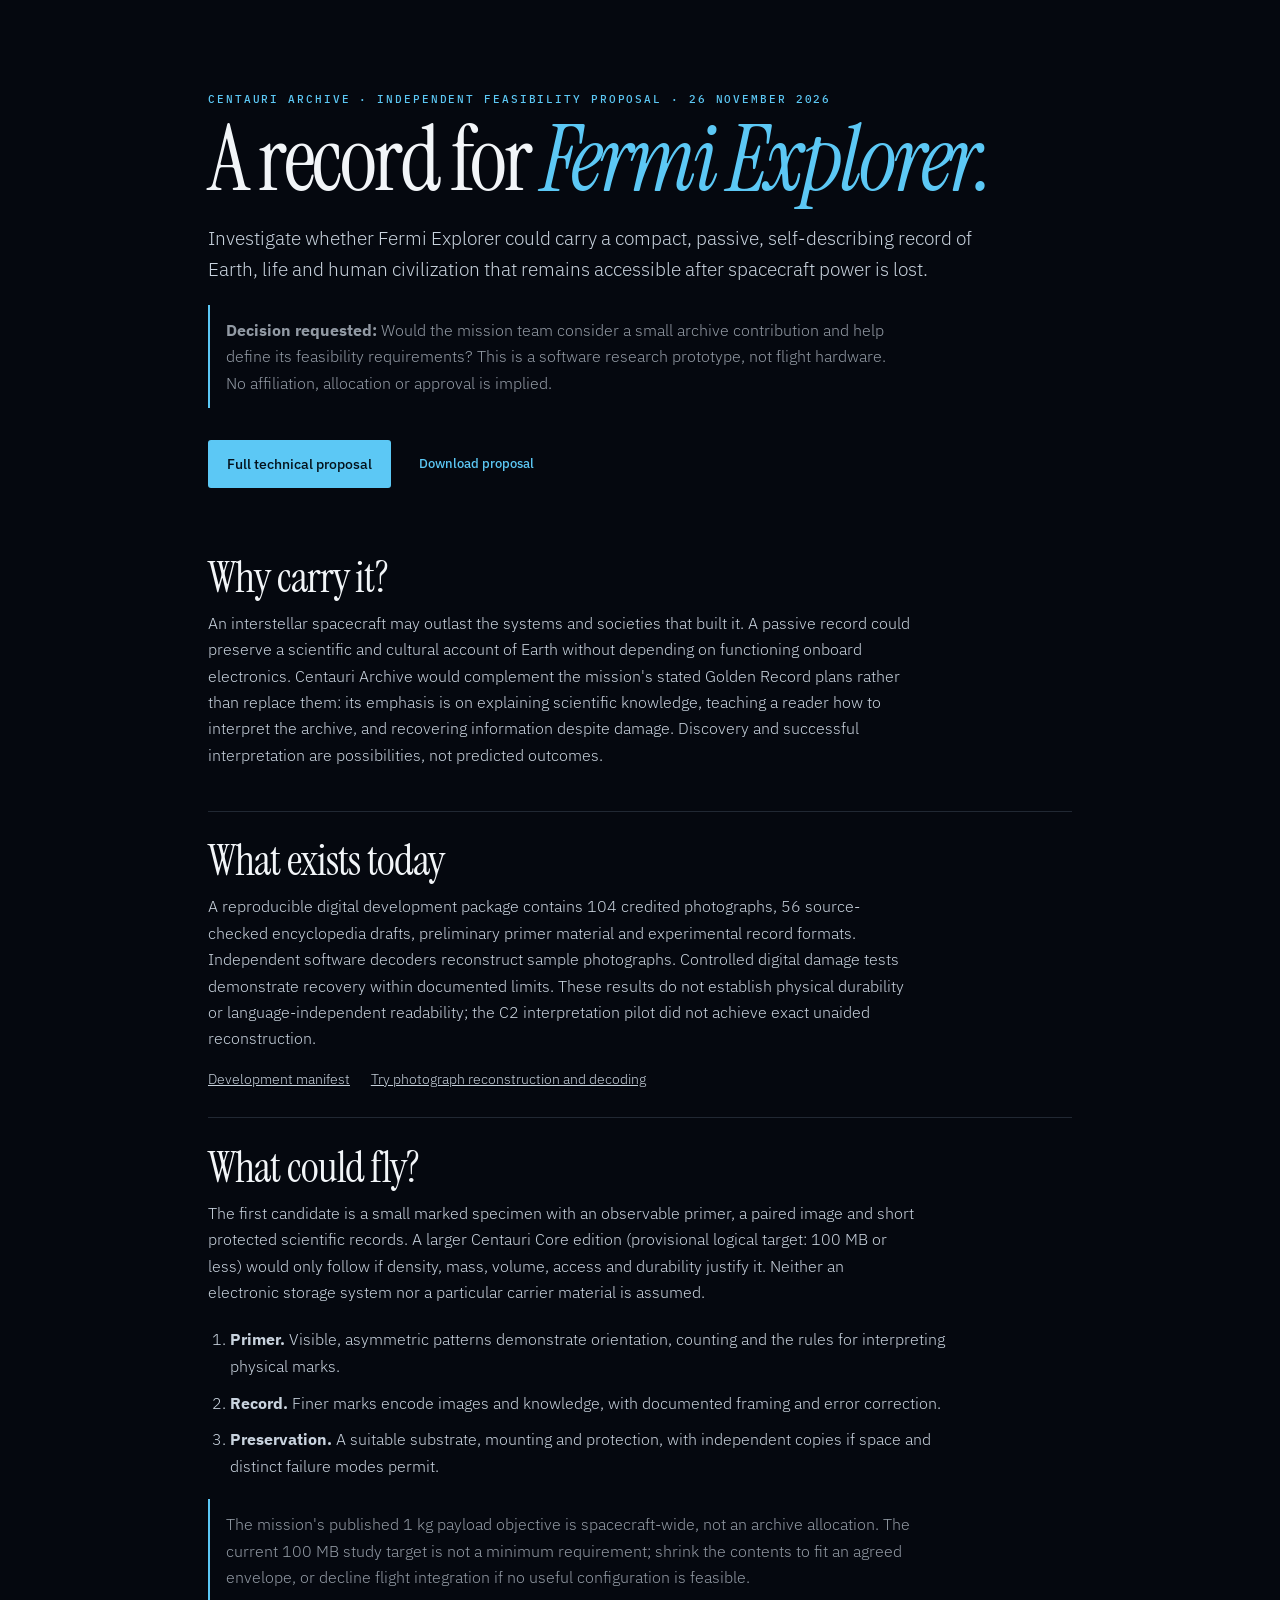
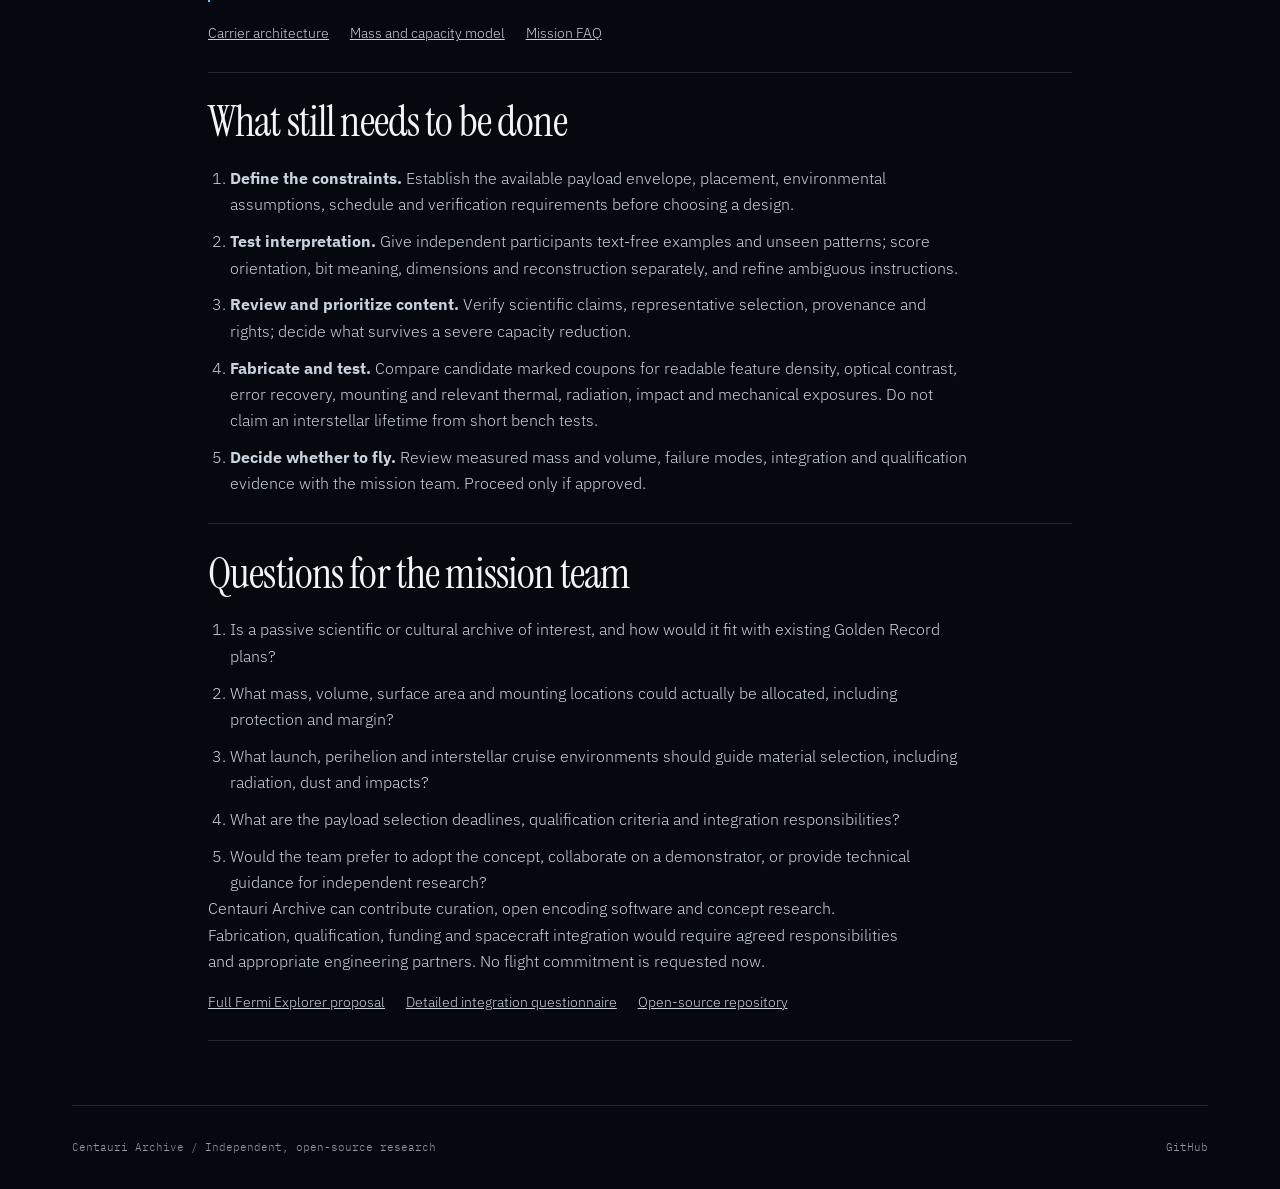
<file: website/brief.html>
<!doctype html>
<html lang="en">
<head>
  <meta charset="utf-8">
  <meta name="viewport" content="width=device-width,initial-scale=1">
  <meta name="theme-color" content="#05080f">
  <meta name="description" content="The Centauri Archive project brief covers its interstellar mission concept, current software prototype, proposed passive carrier and questions for technical review.">
  <title>Project brief · Centauri Archive</title>
  <link rel="preconnect" href="https://fonts.googleapis.com">
  <link rel="preconnect" href="https://fonts.gstatic.com" crossorigin>
  <link href="https://fonts.googleapis.com/css2?family=IBM+Plex+Mono:wght@400;500&amp;family=IBM+Plex+Sans:wght@300;400;500;600&amp;family=Instrument+Serif:ital@0;1&amp;display=swap" rel="stylesheet">
  <link rel="stylesheet" href="style.css">
  <link rel="stylesheet" href="mission-study.css">
</head>
<body>
<a class="skip" href="#main">Skip to content</a>
<!-- archive-header -->
<main id="main" tabindex="-1" class="wrap mission-study project-brief">
  <section class="study-intro">
    <p class="eyebrow">Centauri Archive · Independent feasibility proposal · 26 November 2026</p>
    <h1>A record for <em>Fermi Explorer.</em></h1>
    <p class="intro">Investigate whether Fermi Explorer could carry a compact, passive, self-describing record of Earth, life and human civilization that remains accessible after spacecraft power is lost.</p>
    <p class="study-status"><strong>Decision requested:</strong> Would the mission team consider a small archive contribution and help define its feasibility requirements? This is a software research prototype, not flight hardware. No affiliation, allocation or approval is implied.</p>
    <div class="actions"><a class="button" href="proposal.html">Full technical proposal</a><a class="text-link" href="fermi-explorer-proposal.txt" download>Download proposal</a></div>
  </section>
  <section class="study-section" id="purpose">
    <h2>Why carry it?</h2>
    <p>An interstellar spacecraft may outlast the systems and societies that built it. A passive record could preserve a scientific and cultural account of Earth without depending on functioning onboard electronics. Centauri Archive would complement the mission's stated Golden Record plans rather than replace them: its emphasis is on explaining scientific knowledge, teaching a reader how to interpret the archive, and recovering information despite damage. Discovery and successful interpretation are possibilities, not predicted outcomes.</p>
  </section>
  <section class="study-section" id="prototype">
    <h2>What exists today</h2>
    <p>A reproducible digital development package contains 104 credited photographs, 56 source-checked encyclopedia drafts, preliminary primer material and experimental record formats. Independent software decoders reconstruct sample photographs. Controlled digital damage tests demonstrate recovery within documented limits. These results do not establish physical durability or language-independent readability; the C2 interpretation pilot did not achieve exact unaided reconstruction.</p>
    <p class="study-citations"><a href="downloads/manifest.json">Development manifest</a><a href="guide.html">Try photograph reconstruction and decoding</a></p>
  </section>
  <section class="study-section" id="carrier">
    <h2>What could fly?</h2>
    <p>The first candidate is a small marked specimen with an observable primer, a paired image and short protected scientific records. A larger Centauri Core edition (provisional logical target: 100 MB or less) would only follow if density, mass, volume, access and durability justify it. Neither an electronic storage system nor a particular carrier material is assumed.</p>
    <ol class="study-milestones">
      <li><strong>Primer.</strong> Visible, asymmetric patterns demonstrate orientation, counting and the rules for interpreting physical marks.</li>
      <li><strong>Record.</strong> Finer marks encode images and knowledge, with documented framing and error correction.</li>
      <li><strong>Preservation.</strong> A suitable substrate, mounting and protection, with independent copies if space and distinct failure modes permit.</li>
    </ol>
    <p class="study-status">The mission's published 1 kg payload objective is spacecraft-wide, not an archive allocation. The current 100 MB study target is not a minimum requirement; shrink the contents to fit an agreed envelope, or decline flight integration if no useful configuration is feasible.</p>
    <p class="study-citations"><a href="engineering.html#physical">Carrier architecture</a><a href="engineering.html#capacity">Mass and capacity model</a><a href="https://www.fermiexplorer.org/faqs">Mission FAQ</a></p>
  </section>
  <section class="study-section" id="next">
    <h2>What still needs to be done</h2>
    <ol class="study-milestones">
      <li><strong>Define the constraints.</strong> Establish the available payload envelope, placement, environmental assumptions, schedule and verification requirements before choosing a design.</li>
      <li><strong>Test interpretation.</strong> Give independent participants text-free examples and unseen patterns; score orientation, bit meaning, dimensions and reconstruction separately, and refine ambiguous instructions.</li>
      <li><strong>Review and prioritize content.</strong> Verify scientific claims, representative selection, provenance and rights; decide what survives a severe capacity reduction.</li>
      <li><strong>Fabricate and test.</strong> Compare candidate marked coupons for readable feature density, optical contrast, error recovery, mounting and relevant thermal, radiation, impact and mechanical exposures. Do not claim an interstellar lifetime from short bench tests.</li>
      <li><strong>Decide whether to fly.</strong> Review measured mass and volume, failure modes, integration and qualification evidence with the mission team. Proceed only if approved.</li>
    </ol>
  </section>
  <section class="study-section" id="review">
    <h2>Questions for the mission team</h2>
    <ol class="study-milestones">
      <li>Is a passive scientific or cultural archive of interest, and how would it fit with existing Golden Record plans?</li>
      <li>What mass, volume, surface area and mounting locations could actually be allocated, including protection and margin?</li>
      <li>What launch, perihelion and interstellar cruise environments should guide material selection, including radiation, dust and impacts?</li>
      <li>What are the payload selection deadlines, qualification criteria and integration responsibilities?</li>
      <li>Would the team prefer to adopt the concept, collaborate on a demonstrator, or provide technical guidance for independent research?</li>
    </ol>
    <p>Centauri Archive can contribute curation, open encoding software and concept research. Fabrication, qualification, funding and spacecraft integration would require agreed responsibilities and appropriate engineering partners. No flight commitment is requested now.</p>
    <p class="study-citations"><a href="proposal.html">Full Fermi Explorer proposal</a><a href="engineering.html#interfaces">Detailed integration questionnaire</a><a href="https://github.com/InterstellarNerd8760/centauri-archive">Open-source repository</a></p>
  </section>
</main>
<footer class="footer wrap"><span>Centauri Archive / Independent, open-source research</span><a href="https://github.com/InterstellarNerd8760/centauri-archive">GitHub</a></footer>
</body>
</html>
</file>
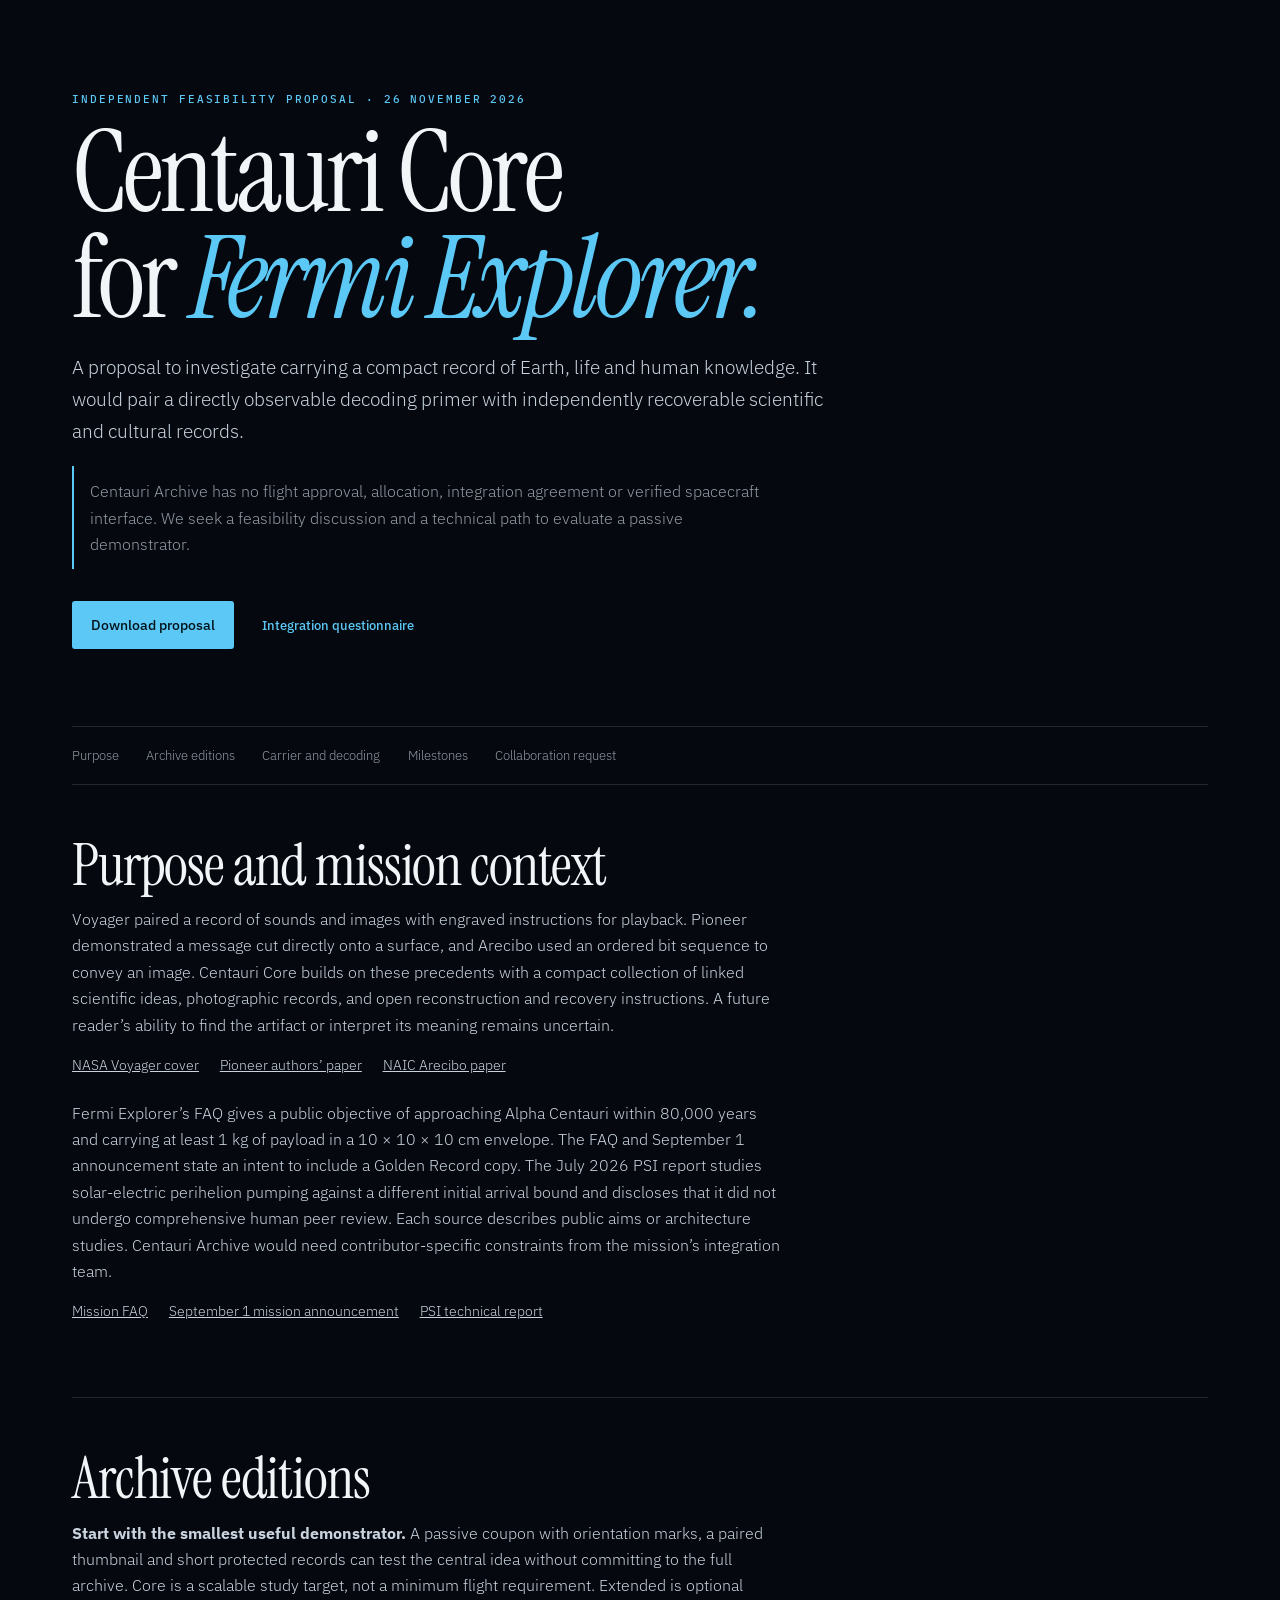
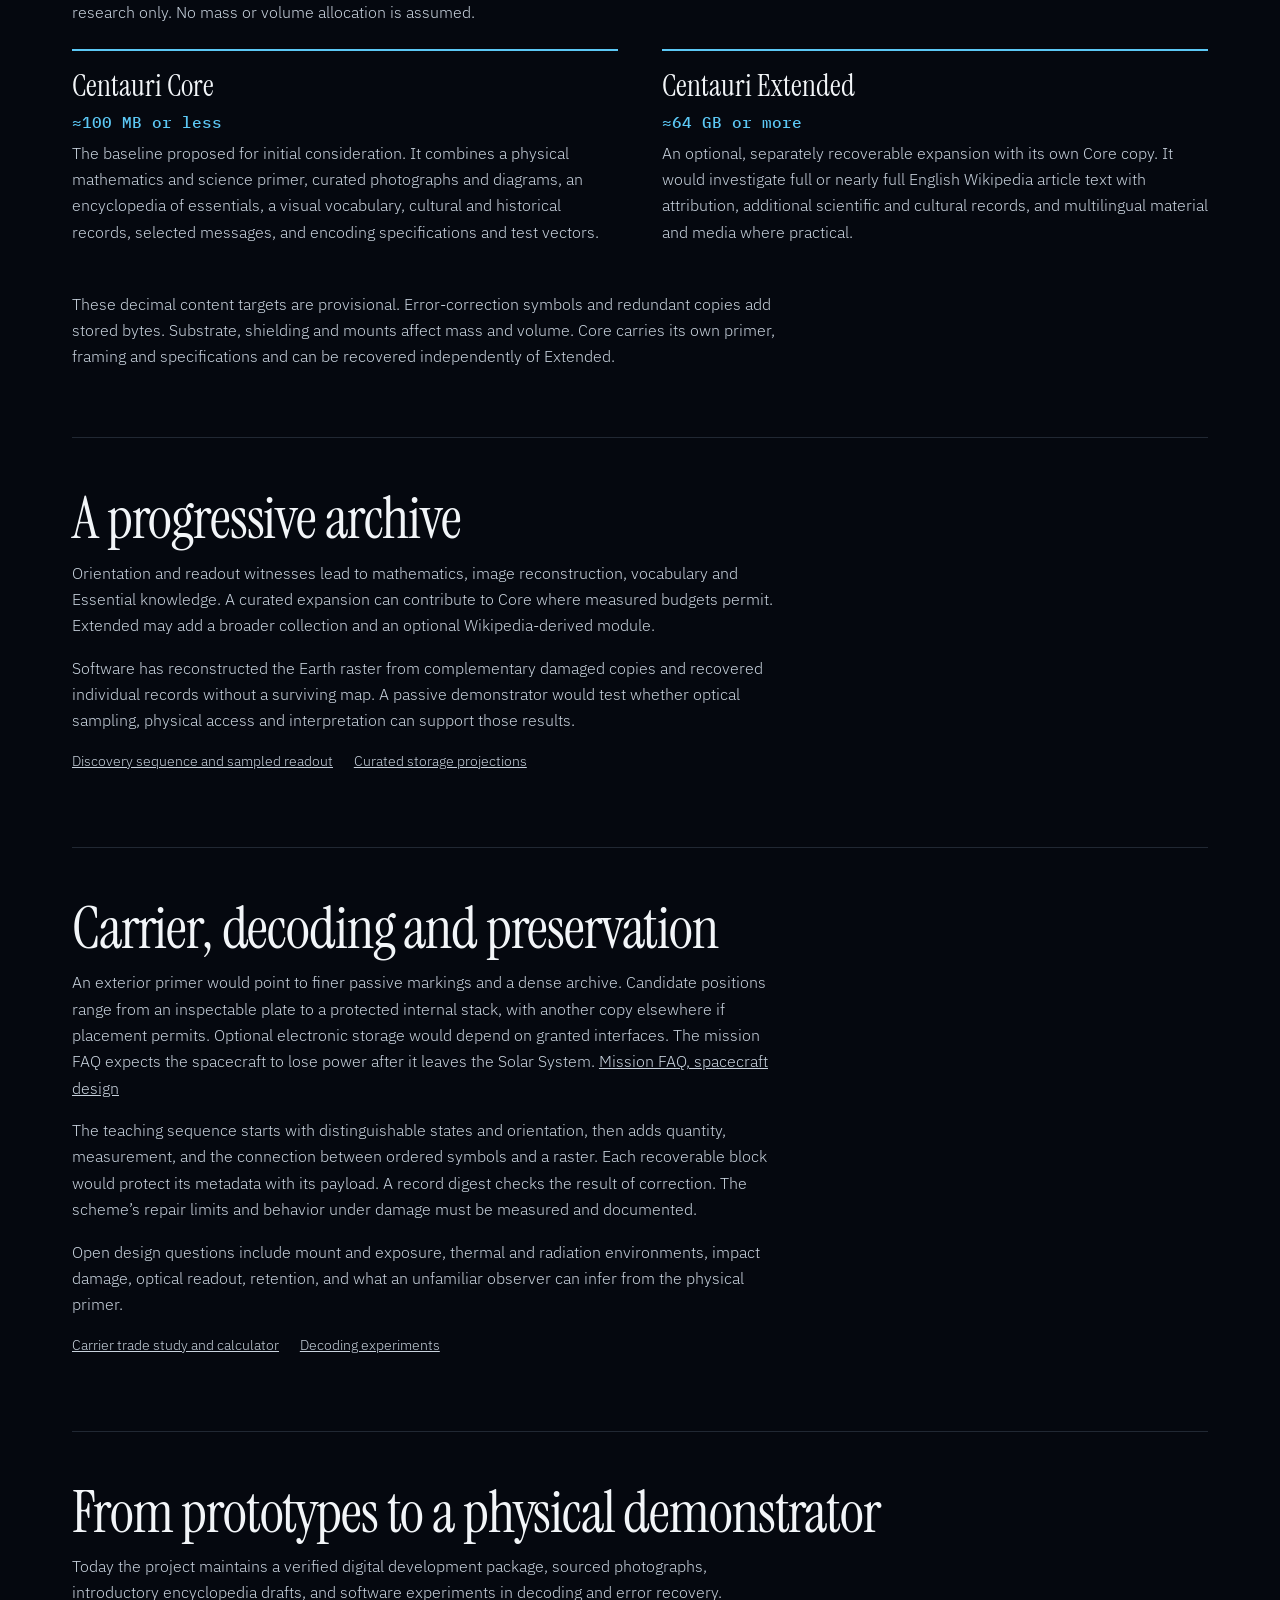
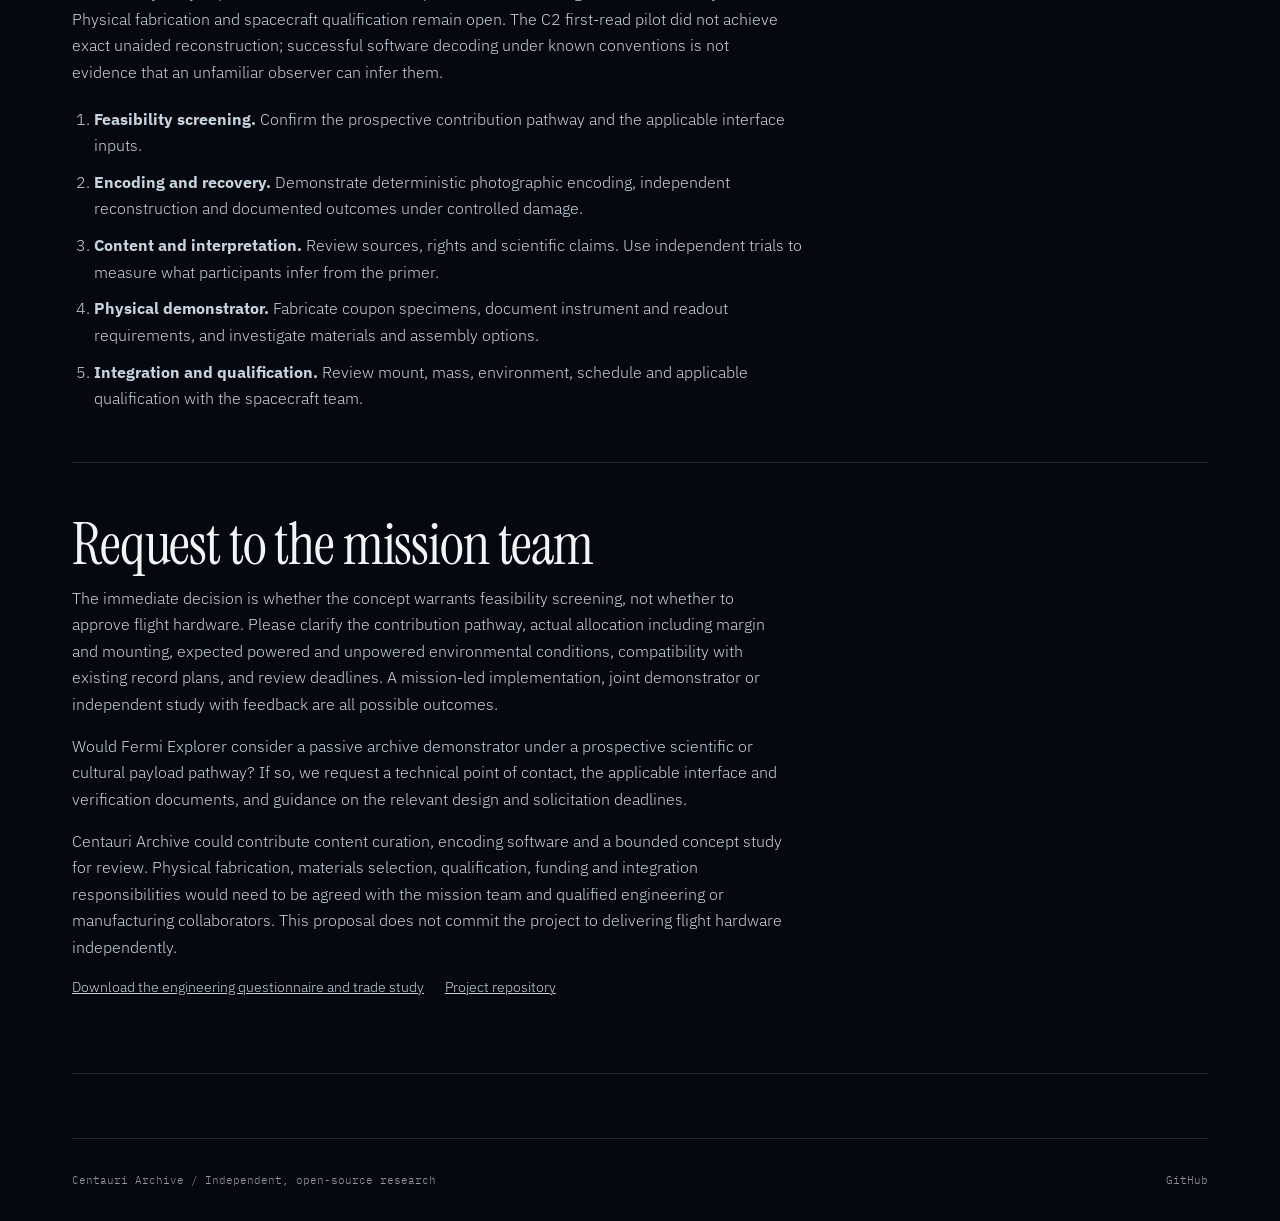
<file: website/proposal.html>
<!doctype html>
<html lang="en">
<head>
  <meta charset="utf-8">
  <meta name="viewport" content="width=device-width,initial-scale=1">
  <meta name="theme-color" content="#05080f">
  <meta name="description" content="An independent Centauri Archive proposal to study a compact, passive scientific archive for Fermi Explorer.">
  <title>Fermi Explorer proposal · Centauri Archive</title>
  <link rel="preconnect" href="https://fonts.googleapis.com">
  <link rel="preconnect" href="https://fonts.gstatic.com" crossorigin>
  <link href="https://fonts.googleapis.com/css2?family=IBM+Plex+Mono:wght@400;500&family=IBM+Plex+Sans:wght@300;400;500;600&family=Instrument+Serif:ital@0;1&display=swap" rel="stylesheet">
  <link rel="stylesheet" href="style.css">
  <link rel="stylesheet" href="mission-study.css">
</head>
<body>
<a class="skip" href="#main">Skip to content</a>
<!-- archive-header -->
<main id="main" tabindex="-1" class="wrap mission-study">
  <section class="study-intro">
    <p class="eyebrow">Independent feasibility proposal · 26 November 2026</p>
    <h1>Centauri Core<br>for <em>Fermi Explorer.</em></h1>
    <p class="intro">A proposal to investigate carrying a compact record of Earth, life and human knowledge. It would pair a directly observable decoding primer with independently recoverable scientific and cultural records.</p>
    <p class="study-status">Centauri Archive has no flight approval, allocation, integration agreement or verified spacecraft interface. We seek a feasibility discussion and a technical path to evaluate a passive demonstrator.</p>
    <div class="actions"><a class="button" href="fermi-explorer-proposal.txt" download>Download proposal</a><a class="text-link" href="engineering.html#interfaces">Integration questionnaire</a></div>
  </section>
  <nav class="study-contents" aria-label="Proposal contents">
    <a href="#purpose">Purpose</a><a href="#editions">Archive editions</a><a href="#carrier">Carrier and decoding</a><a href="#milestones">Milestones</a><a href="#request">Collaboration request</a>
  </nav>
  <section class="study-section" id="purpose">
    <h2>Purpose and mission context</h2>
    <p>Voyager paired a record of sounds and images with engraved instructions for playback. Pioneer demonstrated a message cut directly onto a surface, and Arecibo used an ordered bit sequence to convey an image. Centauri Core builds on these precedents with a compact collection of linked scientific ideas, photographic records, and open reconstruction and recovery instructions. A future reader’s ability to find the artifact or interpret its meaning remains uncertain.</p>
    <p class="study-citations"><a href="https://science.nasa.gov/mission/voyager/golden-record-cover/">NASA Voyager cover</a><a href="https://doi.org/10.1126/science.175.4024.881">Pioneer authors’ paper</a><a href="https://doi.org/10.1016/0019-1035(75)90116-5">NAIC Arecibo paper</a></p>
    <p>Fermi Explorer’s FAQ gives a public objective of approaching Alpha Centauri within 80,000 years and carrying at least 1 kg of payload in a 10 × 10 × 10 cm envelope. The FAQ and September 1 announcement state an intent to include a Golden Record copy. The July 2026 PSI report studies solar-electric perihelion pumping against a different initial arrival bound and discloses that it did not undergo comprehensive human peer review. Each source describes public aims or architecture studies. Centauri Archive would need contributor-specific constraints from the mission’s integration team.</p>
    <p class="study-citations"><a href="https://www.fermiexplorer.org/faqs">Mission FAQ</a><a href="https://www.fermiexplorer.org/news/fermi-explorer-set-to-launch-humanitys-first-journey-to-another-star">September 1 mission announcement</a><a href="https://fermiexplorer.github.io/PSI.pdf#page=1">PSI technical report</a></p>
  </section>
  <section class="study-section" id="editions">
    <h2>Archive editions</h2>
    <p><strong>Start with the smallest useful demonstrator.</strong> A passive coupon with orientation marks, a paired thumbnail and short protected records can test the central idea without committing to the full archive. Core is a scalable study target, not a minimum flight requirement. Extended is optional research only. No mass or volume allocation is assumed.</p>
    <div class="edition-compare">
      <article><h3>Centauri Core</h3><p class="study-metric">≈100 MB or less</p><p>The baseline proposed for initial consideration. It combines a physical mathematics and science primer, curated photographs and diagrams, an encyclopedia of essentials, a visual vocabulary, cultural and historical records, selected messages, and encoding specifications and test vectors.</p></article>
      <article><h3>Centauri Extended</h3><p class="study-metric">≈64 GB or more</p><p>An optional, separately recoverable expansion with its own Core copy. It would investigate full or nearly full English Wikipedia article text with attribution, additional scientific and cultural records, and multilingual material and media where practical.</p></article>
    </div>
    <p>These decimal content targets are provisional. Error-correction symbols and redundant copies add stored bytes. Substrate, shielding and mounts affect mass and volume. Core carries its own primer, framing and specifications and can be recovered independently of Extended.</p>
  </section>
  <section class="study-section" id="architecture">
    <h2>A progressive archive</h2>
    <p>Orientation and readout witnesses lead to mathematics, image reconstruction, vocabulary and Essential knowledge. A curated expansion can contribute to Core where measured budgets permit. Extended may add a broader collection and an optional Wikipedia-derived module.</p>
    <p>Software has reconstructed the Earth raster from complementary damaged copies and recovered individual records without a surviving map. A passive demonstrator would test whether optical sampling, physical access and interpretation can support those results.</p>
    <p class="study-citations"><a href="discovery.html">Discovery sequence and sampled readout</a><a href="engineering.html#capacity">Curated storage projections</a></p>
  </section>
  <section class="study-section" id="carrier">
    <h2>Carrier, decoding and preservation</h2>
    <p>An exterior primer would point to finer passive markings and a dense archive. Candidate positions range from an inspectable plate to a protected internal stack, with another copy elsewhere if placement permits. Optional electronic storage would depend on granted interfaces. The mission FAQ expects the spacecraft to lose power after it leaves the Solar System. <a href="https://www.fermiexplorer.org/faqs">Mission FAQ, spacecraft design</a></p>
    <p>The teaching sequence starts with distinguishable states and orientation, then adds quantity, measurement, and the connection between ordered symbols and a raster. Each recoverable block would protect its metadata with its payload. A record digest checks the result of correction. The scheme’s repair limits and behavior under damage must be measured and documented.</p>
    <p>Open design questions include mount and exposure, thermal and radiation environments, impact damage, optical readout, retention, and what an unfamiliar observer can infer from the physical primer.</p>
    <p class="study-citations"><a href="engineering.html">Carrier trade study and calculator</a><a href="guide.html">Decoding experiments</a></p>
  </section>
  <section class="study-section" id="milestones">
    <h2>From prototypes to a physical demonstrator</h2>
    <p>Today the project maintains a verified digital development package, sourced photographs, introductory encyclopedia drafts, and software experiments in decoding and error recovery. Physical fabrication and spacecraft qualification remain open. The C2 first-read pilot did not achieve exact unaided reconstruction; successful software decoding under known conventions is not evidence that an unfamiliar observer can infer them.</p>
    <ol class="study-milestones">
      <li><strong>Feasibility screening.</strong> Confirm the prospective contribution pathway and the applicable interface inputs.</li>
      <li><strong>Encoding and recovery.</strong> Demonstrate deterministic photographic encoding, independent reconstruction and documented outcomes under controlled damage.</li>
      <li><strong>Content and interpretation.</strong> Review sources, rights and scientific claims. Use independent trials to measure what participants infer from the primer.</li>
      <li><strong>Physical demonstrator.</strong> Fabricate coupon specimens, document instrument and readout requirements, and investigate materials and assembly options.</li>
      <li><strong>Integration and qualification.</strong> Review mount, mass, environment, schedule and applicable qualification with the spacecraft team.</li>
    </ol>
  </section>
  <section class="study-section study-request" id="request">
    <h2>Request to the mission team</h2>
    <p>The immediate decision is whether the concept warrants feasibility screening, not whether to approve flight hardware. Please clarify the contribution pathway, actual allocation including margin and mounting, expected powered and unpowered environmental conditions, compatibility with existing record plans, and review deadlines. A mission-led implementation, joint demonstrator or independent study with feedback are all possible outcomes.</p>
    <p>Would Fermi Explorer consider a passive archive demonstrator under a prospective scientific or cultural payload pathway? If so, we request a technical point of contact, the applicable interface and verification documents, and guidance on the relevant design and solicitation deadlines.</p>
    <p>Centauri Archive could contribute content curation, encoding software and a bounded concept study for review. Physical fabrication, materials selection, qualification, funding and integration responsibilities would need to be agreed with the mission team and qualified engineering or manufacturing collaborators. This proposal does not commit the project to delivering flight hardware independently.</p>
    <p class="study-citations"><a href="mission-integration.txt" download>Download the engineering questionnaire and trade study</a><a href="https://github.com/InterstellarNerd8760/centauri-archive">Project repository</a></p>
  </section>
</main>
<footer class="footer wrap"><span>Centauri Archive / Independent, open-source research</span><a href="https://github.com/InterstellarNerd8760/centauri-archive">GitHub</a></footer>
</body>
</html>
</file>
<file: website/style.css>
/* Centauri Archive design system.
 * Tokens and foundations → shared layout → page components → responsive rules.
 * Keep new component rules in their section; avoid appending versioned override blocks.
 */

:root {
  --bg:#05080f;
  --bg-2:#0a1220;
  --line:rgba(160,185,215,.18);
  --sky:#5cc8f5;
  --text:#c9d3de;
  --soft:rgba(201,211,222,.72);
  --white:#f2f5f8;
  --serif:"Instrument Serif",Georgia,serif;
  --sans:"IBM Plex Sans",system-ui,sans-serif;
  --mono:"IBM Plex Mono",monospace;
  color-scheme:dark
}

* {
  box-sizing:border-box
}

html {
  scroll-behavior:smooth;
  scroll-padding-top:5rem
}

body {
  margin:0;
  background:var(--bg);
  color:var(--text);
  font:300 1rem/1.65 var(--sans);
  -webkit-font-smoothing:antialiased
}

a {
  color:inherit
}

a:focus-visible {
  outline:2px solid var(--sky);
  outline-offset:4px
}

::selection {
  background:var(--sky);
  color:var(--bg)
}

.wrap {
  width:min(71rem,calc(100% - 3rem));
  margin-inline:auto
}

.skip {
  position:absolute;
  top:-5rem;
  left:1rem;
  background:var(--sky);
  color:var(--bg);
  padding:.5rem;
  z-index:10
}

.skip:focus {
  top:1rem
}

.header {
  min-height:4.65rem;
  border-bottom:1px solid var(--line);
  display:flex;
  align-items:center;
  justify-content:space-between;
  gap:1.5rem;
  padding:1rem clamp(1.5rem,3vw,3rem)
}

.brand {
  font:400 1.55rem var(--serif);
  color:var(--white);
  text-decoration:none;
  white-space:nowrap
}

.brand-dot {
  color:var(--sky)
}

nav {
  display:flex;
  gap:clamp(.8rem,2vw,2rem);
  flex-wrap:wrap
}

nav a {
  font-size:.8rem;
  color:var(--soft);
  text-decoration:none
}

nav a:hover,.text-link:hover,.doc-links a:hover {
  color:var(--white)
}

.eyebrow,.topic-no,.status-label,.meta,.disclosure,.footer {
  font-family:var(--mono);
  font-size:.7rem;
  letter-spacing:.08em
}

.eyebrow {
  color:var(--sky);
  font-weight:500;
  text-transform:uppercase;
  letter-spacing:.17em
}

.hero {
  padding-block:clamp(6rem,12vw,10.5rem) clamp(5rem,9vw,8rem)
}

h1,h2,h3,p {
  margin-top:0
}

h1,h2 {
  color:var(--white);
  font-family:var(--serif);
  font-weight:400
}

h1 {
  font-size:clamp(5rem,10vw,10rem);
  line-height:.88;
  letter-spacing:-.035em;
  margin:1.5rem 0 2.2rem
}

h1 em {
  color:var(--sky);
  font-weight:400
}

h2 {
  font-size:clamp(2.7rem,5vw,5rem);
  line-height:1.07;
  letter-spacing:-.02em;
  margin-bottom:1.2rem
}

.intro {
  font-size:clamp(1.03rem,1.5vw,1.25rem);
  max-width:46rem;
  line-height:1.65
}

.archive-hero {
  display:grid;
  grid-template-columns:minmax(0,1.2fr) minmax(0,1fr);
  align-items:center;
  gap:clamp(2rem,5vw,4.5rem);
  padding-block:clamp(2.5rem,7vw,6rem)
}

.archive-hero h1 {
  font-size:clamp(3.5rem,6.1vw,6.3rem);
  line-height:.98;
  margin:1.1rem 0 1.5rem
}

.archive-hero h1 em {
  display:block
}

.archive-hero .intro {
  max-width:38rem;
  font-weight:400
}

.archive-hero .archive-actions {
  gap:.65rem;
  margin:1.7rem 0 1.1rem
}

.archive-actions .button {
  border:1px solid var(--sky);
  background:var(--sky);
  color:var(--bg)
}

.archive-actions .button:hover {
  border-color:var(--white);
  background:var(--white)
}

.archive-actions .button + .button {
  border-color:var(--line);
  background:transparent;
  color:var(--white)
}

.archive-actions .button + .button:hover {
  border-color:var(--sky)
}

.archive-status {
  margin:0;
  color:var(--soft);
  font-size:.85rem
}

.archive-directory {
  padding-block:clamp(2rem,5vw,3.5rem) clamp(3rem,6vw,5rem);
  border-top:1px solid var(--line)
}

.archive-directory h2 {
  font-size:clamp(2.4rem,4.5vw,3.8rem)
}

.archive-directory ul {
  margin:0;
  padding:0;
  list-style:none;
  border-bottom:1px solid var(--line)
}

.archive-directory li {
  border-top:1px solid var(--line)
}

.archive-directory a {
  display:grid;
  grid-template-columns:minmax(13rem,1fr) minmax(0,2fr) auto;
  align-items:baseline;
  gap:1.25rem;
  padding:1.1rem .25rem;
  text-decoration:none
}

.archive-directory a::after {
  content:"→" / "";
  color:var(--sky)
}

.archive-directory h3,.archive-directory p {
  margin:0
}

.archive-directory h3 {
  color:var(--white);
  font-weight:500
}

.archive-directory p {
  color:var(--soft)
}

.archive-directory a:hover h3 {
  text-decoration:underline;
  text-underline-offset:.2em
}

@media(max-width:760px) {
  .archive-hero {
    grid-template-columns:1fr
  }

  .archive-hero h1 {
    font-size:clamp(2.9rem,11vw,3.5rem)
  }

  .archive-hero .earth-cover {
    width:min(100%,29rem)
  }

  .archive-directory a {
    grid-template-columns:minmax(0,1fr) auto;
    gap:.15rem 1rem
  }

  .archive-directory p {
    grid-column:1 / -1;
    grid-row:2
  }
}

.actions {
  display:flex;
  align-items:center;
  gap:1.75rem;
  flex-wrap:wrap;
  margin:2rem 0
}

.button {
  display:inline-flex;
  align-items:center;
  gap:.75rem;
  padding:.8rem 1.2rem;
  background:var(--sky);
  color:#04121c;
  font-size:.85rem;
  font-weight:500;
  text-decoration:none;
  border-radius:3px
}

.button:hover {
  background:var(--white)
}

.text-link,.doc-links a,.topic a {
  font-size:.82rem;
  font-weight:500;
  text-decoration:none;
  color:var(--sky)
}

.disclosure {
  color:var(--soft);
  line-height:1.7;
  letter-spacing:0;
  max-width:47rem;
  margin-top:2rem
}

.section {
  padding-block:5.5rem;
  border-top:1px solid var(--line)
}

.section-head {
  max-width:52rem;
  margin-bottom:3rem
}

.section-head>p:last-child {
  max-width:43rem;
  color:var(--soft)
}

.topic {
  display:grid;
  grid-template-columns:4.5rem 1fr;
  gap:1rem;
  border-top:1px solid var(--line);
  padding:1.8rem 0
}

.topic:last-child {
  border-bottom:1px solid var(--line)
}

.topic-no {
  color:var(--sky);
  padding-top:.3rem
}

.topic h3,.status h3 {
  font-size:1.15rem;
  color:var(--white);
  font-weight:400;
  margin-bottom:.35rem
}

.topic p {
  max-width:47rem;
  color:var(--soft);
  margin-bottom:.65rem
}

.steps {
  padding:0;
  list-style:none;
  display:grid;
  grid-template-columns:repeat(4,minmax(0,1fr));
  gap:1.3rem;
  counter-reset:steps
}

.steps li {
  counter-increment:steps;
  border-top:1px solid var(--line);
  padding-top:1rem
}

.steps li::before {
  content:"0" counter(steps);
  display:block;
  font:.75rem var(--mono);
  color:var(--sky);
  margin-bottom:1.6rem
}

.steps span {
  display:block;
  color:var(--white);
  font-size:1rem
}

.steps p {
  margin-top:.5rem;
  color:var(--soft);
  font-size:.9rem
}

.status {
  display:grid;
  grid-template-columns:repeat(3,minmax(0,1fr));
  gap:2rem
}

.status>div {
  border-top:1px solid var(--line);
  padding-top:1.1rem
}

.status-label {
  color:var(--sky)
}

.status p:not(.status-label) {
  color:var(--soft);
  font-size:.92rem
}

.meta {
  color:var(--soft);
  letter-spacing:.03em;
  margin-top:2rem
}

.doc-links {
  display:flex;
  gap:1.6rem;
  flex-wrap:wrap;
  margin-top:1.5rem
}

.footer {
  border-top:1px solid var(--line);
  display:flex;
  justify-content:space-between;
  gap:1rem;
  flex-wrap:wrap;
  padding-block:2rem;
  color:var(--soft);
  letter-spacing:0
}

.footer a {
  text-decoration:none
}

@media(max-width:700px) {
  .header {
    align-items:flex-start;
    flex-direction:column;
    gap:.65rem
  }
nav {
    gap:1rem
  }
.steps,.status {
    grid-template-columns:1fr 1fr
  }
.hero {
    padding-top:5rem
  }
h1 {
    font-size:clamp(4.2rem,14vw,6.8rem)
  }
}

@media(max-width:450px) {
  .wrap {
    width:calc(100% - 2rem)
  }
.header {
    padding-inline:1rem
  }
.steps,.status {
    grid-template-columns:1fr
  }
.topic {
    grid-template-columns:2.4rem 1fr
  }
.section {
    padding-block:4rem
  }
}

@media(prefers-reduced-motion:reduce) {
  html {
    scroll-behavior:auto
  }
}

/* Restored concept illustration: no physical dimensions or qualification implied. */
.hero-grid {
  display:grid;
  grid-template-columns:minmax(0,1.1fr) minmax(0,.9fr);
  align-items:center;
  gap:clamp(2rem,4vw,5rem)
}

.hero-grid h1 {
  font-size:clamp(4.5rem,7.4vw,8.2rem)
}

.hero-tagline {
  font:italic 400 clamp(1.45rem,2.5vw,2.15rem)/1.2 var(--serif);
  color:var(--white);
  margin-bottom:1.2rem
}

.hero-note {
  font-size:.87rem;
  color:var(--soft);
  max-width:34rem
}

.carrier-figure {
  margin:0;
  min-width:0
}

.carrier-frame {
  background:#080e17;
  border:1px solid var(--line);
  border-radius:5px;
  overflow:hidden
}

.carrier-frame canvas {
  display:block;
  width:100%;
  height:auto;
  aspect-ratio:840/680
}

.carrier-figure figcaption {
  display:flex;
  justify-content:space-between;
  flex-wrap:wrap;
  gap:.5rem;
  font:.64rem var(--mono);
  color:var(--soft);
  margin-top:.8rem
}

@media(max-width:900px) {
  .hero-grid {
    grid-template-columns:1fr
  }
.carrier-figure {
    width:min(100%,34rem)
  }
.hero-grid h1 {
    font-size:clamp(4.5rem,11vw,8rem)
  }
}

/* Reader: HTML is a human-facing presentation layer, not the flight encoding. */
.library-main {
  padding-bottom:6rem
}

.library-intro,.guide-intro {
  padding-top:clamp(4rem,7vw,7rem);
  padding-bottom:3rem
}

.library-intro h1,.guide-intro h1 {
  font-size:clamp(3.7rem,8vw,7rem);
  line-height:1;
  margin:1.2rem 0 1.7rem
}

.library-lead,.guide-lead {
  max-width:48rem;
  font-size:1.12rem;
  line-height:1.75;
  color:var(--text)
}

.reader-warning {
  font:.72rem/1.6 var(--mono);
  color:var(--soft);
  max-width:50rem;
  margin-top:1.4rem;
  border-left:2px solid var(--sky);
  padding-left:1rem
}

.library-layout {
  display:grid;
  grid-template-columns:18rem minmax(0,1fr);
  gap:clamp(2rem,5vw,5rem);
  align-items:start
}

.library-sidebar {
  border-top:1px solid var(--line);
  padding-top:1.5rem;
  position:sticky
}

.library-search-label {
  display:block;
  font:.75rem var(--mono);
  color:var(--soft);
  margin-bottom:.65rem
}

#library-search {
  width:100%;
  padding:.85rem 1rem;
  border:1px solid var(--line);
  border-radius:3px;
  background:var(--bg-2);
  font:400 .9rem var(--sans);
  color:var(--white);
  outline-offset:3px
}

#library-search:focus {
  outline:1px solid var(--sky)
}

.reader-chapter {
  color:var(--sky);
  font:500 .67rem/1.4 var(--mono);
  letter-spacing:.1em;
  margin:2rem 0 .5rem
}

.record-nav-link {
  display:block;
  width:100%;
  border:0;
  border-left:2px solid transparent;
  background:none;
  color:var(--soft);
  text-align:left;
  padding:.6rem .85rem;
  font:400 .92rem/1.3 var(--sans);
  cursor:pointer
}

.record-nav-link:hover {
  color:var(--white);
  background:rgba(92,200,245,.07)
}

.record-nav-link[aria-current="page"] {
  border-left-color:var(--sky);
  color:var(--white);
  background:rgba(92,200,245,.1)
}

.library-guide {
  display:block;
  padding:1.1rem 0;
  border-top:1px solid var(--line);
  margin-top:1.5rem;
  font-size:.8rem;
  color:var(--sky);
  text-decoration:none
}

.library-reader {
  padding:2.2rem clamp(1.4rem,3.5vw,4rem);
  border:1px solid var(--line);
  background:linear-gradient(130deg,#0a131f,#07101a);
  min-width:0;
  border-radius:4px
}

.reader-topline {
  display:flex;
  justify-content:space-between;
  gap:1rem;
  align-items:center
}

.reader-topline .eyebrow {
  margin:0
}

.reader-counter {
  font:.75rem var(--mono);
  color:var(--soft)
}

.library-reader h2 {
  font-size:clamp(2.5rem,4.5vw,4.5rem);
  line-height:1.05;
  margin:1.5rem 0
}

.reader-summary {
  font-size:1.1rem;
  color:var(--soft);
  line-height:1.6;
  padding-bottom:1.6rem;
  border-bottom:1px solid var(--line)
}

.reader-prose {
  font:300 1.05rem/1.85 var(--sans);
  color:var(--text);
  max-width:43rem
}

.reader-prose p {
  margin:1.3rem 0
}

.reader-prose h3 {
  font-size:1.4rem;
  font-weight:400;
  margin:2rem 0 .7rem
}

.reader-prose li {
  margin:.5rem 0
}

.reader-prose ul {
  padding-left:1.5rem
}

.reader-prose .reader-code,.guide-experiment pre {
  white-space:pre;
  overflow-x:auto;
  border:1px solid var(--line);
  padding:1.2rem;
  font:.94rem/1.55 var(--mono);
  color:var(--white);
  background:var(--bg)
}

.reader-loading {
  color:var(--soft);
  font-size:.88rem
}

.reader-download {
  border-top:1px solid var(--line);
  margin-top:3rem;
  padding-top:1.4rem;
  font-size:.83rem;
  color:var(--soft)
}

.reader-download span {
  display:block;
  color:var(--white);
  font-weight:500
}

.reader-download a {
  display:inline-block;
  color:var(--sky);
  margin:.7rem 0;
  text-decoration:none
}

.reader-download p {
  font-size:.78rem;
  max-width:30rem
}

.reader-pagination {
  display:flex;
  justify-content:space-between;
  gap:1rem;
  margin-top:2rem
}

.reader-pagination button {
  padding:.7rem 1rem;
  border:1px solid var(--line);
  background:none;
  color:var(--sky);
  font:500 .85rem var(--sans);
  cursor:pointer
}

.reader-pagination button:hover:not(:disabled) {
  border-color:var(--sky)
}

.reader-pagination button:disabled {
  opacity:.28;
  cursor:not-allowed
}

.guide-intro {
  padding-bottom:5rem
}

.guide-section {
  border-top:1px solid var(--line);
  padding-block:4rem;
  max-width:71rem
}

.guide-section h2 {
  font-size:clamp(2.5rem,4.6vw,4.2rem);
  max-width:42rem
}

.guide-section>p {
  max-width:53rem;
  color:var(--soft);
  line-height:1.8
}

.guide-steps {
  display:grid;
  grid-template-columns:repeat(4,minmax(0,1fr));
  gap:1.4rem;
  margin:2.5rem 0
}

.guide-steps>div {
  border-top:1px solid var(--line);
  padding-top:1rem
}

.guide-steps small,.carrier-layers small {
  color:var(--sky);
  font:.7rem var(--mono)
}

.guide-steps h3,.carrier-layers h3,.guide-experiment h3 {
  color:var(--white);
  font:400 1.4rem var(--serif);
  margin:.8rem 0
}

.guide-steps p,.carrier-layers p {
  font-size:.91rem;
  color:var(--soft);
  line-height:1.7
}

.guide-experiment {
  display:grid;
  grid-template-columns:minmax(0,1fr) minmax(0,1fr);
  gap:3rem;
  align-items:center;
  padding:2rem;
  border:1px solid var(--line);
  background:var(--bg-2);
  margin:2rem 0
}

.guide-experiment>div>p {
  max-width:35rem
}

.guide-experiment pre {
  display:inline-block;
  margin:1rem 0 0
}

.raster-grid {
  display:grid;
  grid-template-columns:repeat(8,1fr);
  gap:2px;
  width:min(100%,17rem);
  aspect-ratio:1;
  margin-inline:auto;
  background:#263548;
  padding:5px
}

.raster-pixel {
  background:#05080f
}

.raster-pixel.lit {
  background:var(--sky)
}

.guide-experiment small {
  display:block;
  font:.7rem var(--mono);
  text-align:center;
  margin-top:1rem;
  color:var(--soft)
}

.guide-small {
  font-size:.88rem!important;
  color:var(--soft);
  margin-top:2rem
}

.carrier-layers {
  display:grid;
  grid-template-columns:repeat(3,minmax(0,1fr));
  gap:1.4rem;
  margin-top:2.4rem
}

.carrier-layers article {
  background:var(--bg-2);
  border:1px solid var(--line);
  padding:1.5rem
}

.guide-last {
  padding-bottom:7rem
}

@media(max-width:900px) {
  .library-layout {
    grid-template-columns:15rem minmax(0,1fr);
    gap:2rem
  }
.guide-steps {
    grid-template-columns:1fr 1fr
  }
}

@media(max-width:700px) {
  .library-layout {
    grid-template-columns:1fr
  }
.library-sidebar {
    position:static
  }
.library-reader {
    padding:1.4rem
  }
.guide-experiment,.carrier-layers {
    grid-template-columns:1fr
  }
.guide-section {
    padding-block:3rem
  }
}

@media(max-width:460px) {
  .guide-steps {
    grid-template-columns:1fr 1fr;
    gap:.8rem
  }
.reader-prose {
    font-size:.99rem
  }
}

/* Project overview and public research brief */
.overview-grid {
  display:grid;
  grid-template-columns:repeat(3,minmax(0,1fr));
  gap:1.3rem
}

.overview-grid article {
  padding:1.8rem 1.5rem;
  background:linear-gradient(135deg,#0a1423,#070c15);
  border:1px solid var(--line);
  display:flex;
  flex-direction:column;
  min-height:19rem
}

.overview-grid h3 {
  color:var(--white);
  font:400 1.65rem/1.18 var(--serif);
  margin:.5rem 0 1.1rem
}

.overview-grid p:not(.status-label) {
  font:.9rem/1.75 var(--sans);
  color:var(--soft);
  margin-bottom:1.5rem
}

.overview-grid a,.project-distinction a {
  font:.8rem var(--sans);
  color:var(--sky);
  margin-top:auto;
  text-decoration:none
}

.project-distinction {
  display:grid;
  grid-template-columns:minmax(0,.4fr) minmax(0,.6fr);
  gap:2rem;
  border-top:1px solid var(--line);
  padding:2rem 0;
  margin-top:2.5rem
}

.project-distinction h3 {
  font:400 clamp(1.9rem,3vw,2.9rem) var(--serif);
  color:var(--white);
  margin:0
}

.project-distinction p {
  max-width:43rem;
  color:var(--soft);
  margin:0
}

.brief-intro {
  padding-block:clamp(4rem,9vw,8rem) 4rem
}

.brief-intro h1 {
  font-size:clamp(4rem,8vw,7.2rem);
  line-height:1;
  margin:1.4rem 0
}

.brief-intro .intro {
  max-width:49rem
}

.brief-grid {
  display:grid;
  grid-template-columns:repeat(2,minmax(0,1fr));
  gap:1.2rem;
  margin-bottom:4.5rem
}

.brief-panel {
  padding:1.8rem;
  border:1px solid var(--line);
  background:var(--bg-2)
}

.brief-panel h2 {
  font-size:clamp(2rem,3vw,3rem);
  margin:1rem 0
}

.brief-panel p {
  color:var(--soft)
}

.brief-panel ul {
  padding-left:1.1rem;
  margin:0;
  color:var(--soft)
}

.brief-panel li {
  margin:.6rem 0
}

.brief-status {
  padding:2.5rem 0;
  border-top:1px solid var(--line);
  border-bottom:1px solid var(--line);
  margin-bottom:5rem
}

.brief-status h2 {
  font-size:clamp(2.4rem,4vw,4rem)
}

.brief-status p {
  max-width:52rem;
  color:var(--soft)
}

.brief-footnotes {
  font:.72rem/1.8 var(--mono);
  color:var(--soft);
  margin-top:1.3rem
}

@media(max-width:850px) {
  .overview-grid {
    grid-template-columns:1fr
  }
.overview-grid article {
    min-height:0
  }
.project-distinction {
    grid-template-columns:1fr
  }
.brief-grid {
    grid-template-columns:1fr
  }
}

/* Editorial components — sharper editorial hierarchy, media gallery, and readable provenance. */
.header {
  position:sticky;
  top:0;
  z-index:20;
  background:rgba(5,8,15,.91);
  backdrop-filter:blur(14px);
  -webkit-backdrop-filter:blur(14px)
}

.header nav a {
  padding-block:.25rem;
  transition:color .2s ease
}

.header nav a[aria-current] {
  color:var(--sky);
  text-decoration:underline;
  text-underline-offset:.25em
}

.hero {
  position:relative;
  overflow:hidden
}

.hero-copy,.carrier-figure {
  position:relative
}

.hero-copy .eyebrow {
  letter-spacing:.21em
}

.hero .intro {
  font-weight:300
}

.carrier-frame {
  box-shadow:0 22px 80px rgba(0,0,0,.27)
}

.section-head h2 {
  max-width:48rem
}

.overview-grid article,.carrier-layers article,.brief-panel,.library-reader {
  transition:border-color .25s ease
}

.overview-grid article:hover,.carrier-layers article:hover,.brief-panel:hover {
  border-color:rgba(116,196,224,.42)
}

.record-details {
  display:flex;
  gap:.5rem;
  flex-wrap:wrap;
  margin:-.4rem 0 1.2rem
}

.record-details span {
  font:400 .65rem/1.5 var(--mono);
  letter-spacing:.03em;
  color:#a8bfca;
  background:#0e2030;
  border:1px solid var(--line);
  padding:.33rem .55rem;
  border-radius:2px
}

.reader-sources {
  border-top:1px solid var(--line);
  margin-top:2rem;
  padding-top:1.5rem;
  font-size:.85rem
}

.reader-sources:empty {
  display:none
}

.reader-sources h3 {
  color:var(--white);
  font:400 1.3rem var(--serif);
  margin-bottom:.7rem
}

.reader-sources ul {
  list-style:none;
  padding:0;
  display:grid;
  gap:.5rem
}

.reader-sources a {
  color:var(--sky);
  text-decoration:none;
  overflow-wrap:anywhere
}

.reader-sources a:hover {
  text-decoration:underline
}

.media-figure {
  margin:1rem 0;
  display:flex;
  flex-direction:column;
  gap:.75rem
}

.media-figure img {
  width:100%;
  object-fit:contain;
  border:1px solid var(--line)
}

.media-figure audio {
  width:100%;
  margin:2rem 0
}

.media-figure figcaption,.media-note {
  color:var(--soft);
  font:.8rem/1.6 var(--mono)
}

.media-note {
  margin-top:1.2rem
}

.archive-showcase {
  padding-bottom:6rem
}

.showcase-grid {
  display:grid;
  grid-template-columns:repeat(3,minmax(0,1fr));
  gap:1rem
}

.showcase-card {
  border:1px solid var(--line);
  background:#080f1a;
  color:inherit;
  text-decoration:none;
  min-width:0;
  transition:transform .2s,border-color .2s
}

.showcase-card:hover {
  transform:translateY(-4px);
  border-color:var(--sky)
}

.showcase-card img {
  display:block;
  width:100%;
  aspect-ratio:1.45;
  object-fit:contain;
  padding:1.2rem;
  background:#080e17
}

.showcase-card-body {
  padding:1rem 1.2rem 1.4rem
}

.showcase-card h3 {
  font:400 1.7rem/1.2 var(--serif);
  color:var(--white);
  margin:.5rem 0
}

.showcase-card p {
  font-size:.88rem;
  color:var(--soft);
  margin:0
}

.showcase-card .eyebrow {
  font-size:.6rem
}

.showcase-footnote {
  font:.75rem/1.8 var(--mono);
  color:var(--soft);
  margin-top:1.5rem;
  max-width:54rem
}

@media(max-width:820px) {
  .showcase-grid {
    grid-template-columns:1fr 1fr
  }
}

@media(max-width:560px) {
  .showcase-grid {
    grid-template-columns:1fr
  }
.showcase-card img {
    aspect-ratio:1.8
  }
.header {
    position:relative
  }
}

.edition-summary {
  display: grid;
  grid-template-columns: repeat(auto-fit, minmax(min(100%, 18rem), 1fr));
  gap: 1.5rem;
  margin-block: 2rem;
}

.edition-summary > div {
  border-top: 1px solid var(--line);
  padding-top: 1.25rem;
}

.channel-controls {
  display: grid;
  gap: .5rem;
  max-width: 19rem;
}

.channel-controls label {
  display: grid;
  grid-template-columns: 4rem minmax(0, 1fr);
  align-items: center;
  gap: .5rem;
}

.channel-swatch {
  display: inline-block;
  width: 2.25rem;
  height: 1.25rem;
  vertical-align: middle;
  margin: 1rem .5rem 1rem 0;
  border: 1px solid var(--line);
  background: rgb(192, 192, 192);
}

#hamming-bits button[aria-pressed="true"] {
  border-color: var(--sky);
  color: var(--bg);
  background: var(--sky);
}

/* Decoding lab: conventions become visible and adjustable. */
.decoder-lab {
  border:1px solid rgba(110,175,198,.45);
  padding:clamp(1.2rem,3vw,2.5rem);
  margin:3rem 0;
  background:linear-gradient(135deg,#0c2032,#07111e 70%);
  border-radius:5px
}

.decoder-lab-head h3 {
  color:var(--white);
  font:400 clamp(2rem,4vw,3.1rem)/1.12 var(--serif);
  max-width:40rem;
  margin:.8rem 0
}

.decoder-lab-head>p:last-child {
  max-width:55rem;
  color:var(--soft);
  font-size:.97rem
}

.decoder-controls {
  display:flex;
  gap:.55rem;
  flex-wrap:wrap;
  margin:2rem 0
}

.decoder-controls button {
  padding:.7rem .9rem;
  border:1px solid var(--line);
  background:#0a1825;
  color:var(--text);
  font:500 .78rem var(--mono);
  border-radius:3px;
  cursor:pointer
}

.decoder-controls button:hover,.decoder-controls button:focus-visible {
  border-color:var(--sky)
}

.decoder-controls button.selected {
  border-color:var(--sky);
  color:#06111c;
  background:var(--sky)
}

.decoder-layout {
  display:grid;
  grid-template-columns:1fr 1fr;
  gap:clamp(1.5rem,5vw,5rem);
  align-items:start
}

.decoder-label {
  font:.68rem var(--mono);
  letter-spacing:.15em;
  color:var(--sky)
}

.decoder-stream {
  font:500 1.2rem/1.55 var(--mono);
  letter-spacing:.16em;
  background:rgba(0,0,0,.32);
  padding:1.5rem 1rem;
  color:#d3ebf7;
  overflow:auto;
  border:1px solid var(--line)
}

.decoded-grid {
  display:grid;
  grid-template-columns:repeat(8,1fr);
  gap:3px;
  width:min(100%,290px);
  aspect-ratio:1;
  background:#193449;
  padding:4px
}

.decoded-pixel {
  border:0;
  background:#08111d;
  min-width:0;
  min-height:0;
  cursor:pointer;
  transition:background .12s ease;
  aspect-ratio:1
}

.decoded-pixel.lit {
  background:#72cef1
}

.decoded-pixel:hover {
  outline:2px solid #f0eac8;
  outline-offset:-2px
}

.decoded-pixel:focus-visible {
  outline:2px solid #fff;
  outline-offset:-2px;
  z-index:1
}

.decoder-note {
  color:var(--soft);
  font:.78rem/1.7 var(--mono);
  max-width:28rem;
  margin-top:1rem
}

.decoder-lesson {
  border-top:1px solid var(--line);
  padding-top:1.4rem;
  margin-top:1.8rem
}

.decoder-lesson strong {
  display:block;
  color:var(--white);
  font-weight:500
}

.decoder-lesson p {
  margin:1rem 0 0;
  color:var(--soft);
  font-size:.9rem
}

@media(max-width:700px) {
  .decoder-layout {
    grid-template-columns:1fr
  }
.decoder-stream {
    font-size:1rem
  }
.decoder-lab {
    margin:2rem 0
  }
}

/* illustrated research atlas and genuinely introductory binary primer */
.image-atlas-intro {
  position:relative
}

.image-atlas-intro h1 {
  font-size:clamp(4rem,8vw,8rem);
  margin:1.5rem 0 2rem;
  line-height:.98
}

.image-atlas-intro .intro {
  max-width:48rem
}

.atlas-stats {
  display:grid;
  grid-template-columns:repeat(3,minmax(0,1fr));
  gap:1rem;
  margin-top:3rem
}

.atlas-stats>div {
  padding:1.5rem;
  border-top:1px solid var(--line);
  background:linear-gradient(#0b1827,#07111c)
}

.atlas-stats strong {
  display:block;
  color:var(--white);
  font:400 clamp(2.5rem,5vw,4rem)/1 var(--serif)
}

.atlas-stats span {
  color:var(--soft);
  font:.7rem var(--mono)
}

.atlas-section {
  border-top:1px solid var(--line);
  padding-block:3rem 5rem
}

.atlas-head {
  display:flex;
  justify-content:space-between;
  align-items:end;
  gap:2rem;
  flex-wrap:wrap;
  margin-bottom:2rem
}

.atlas-head h2 {
  margin-bottom:0
}

.atlas-filter-label,.atlas-searchbar label {
  display:block;
  font:500 .73rem var(--mono);
  color:var(--soft);
  margin-bottom:.8rem
}

.atlas-filters {
  display:flex;
  gap:.6rem;
  flex-wrap:wrap;
  margin-bottom:2rem
}

.atlas-filter {
  border:1px solid var(--line);
  color:var(--soft);
  background:#081423;
  padding:.68rem .95rem;
  border-radius:3px;
  font:400 .75rem/1.4 var(--mono);
  cursor:pointer;
  transition:background .16s,border-color .16s,color .16s
}

.atlas-filter:hover {
  border-color:rgba(122,201,236,.6);
  color:var(--white)
}

.atlas-filter[aria-pressed=true] {
  background:var(--sky);
  color:#06121d;
  border-color:var(--sky)
}

.atlas-searchbar {
  max-width:36rem
}

.atlas-searchbar input {
  width:100%;
  padding:.9rem 1rem;
  font:400 .92rem var(--sans);
  color:var(--white);
  background:#0a1828;
  border:1px solid var(--line);
  border-radius:3px
}

.atlas-searchbar input:focus {
  outline:2px solid var(--sky);
  outline-offset:2px
}

.atlas-category-heading {
  margin-top:3rem;
  margin-bottom:1.7rem;
  padding-top:1.5rem;
  border-top:1px solid var(--line);
  display:flex;
  justify-content:space-between;
  gap:1.5rem;
  align-items:end
}

.atlas-category-heading h3 {
  font:400 clamp(2rem,3.7vw,3.2rem)/1.12 var(--serif);
  color:var(--white);
  margin:.6rem 0
}

.atlas-category-heading p:last-child {
  max-width:37rem;
  color:var(--soft);
  margin:0
}

.atlas-result-count {
  color:var(--sky);
  font:.75rem var(--mono);
  white-space:nowrap
}

.atlas-results {
  display:grid;
  grid-template-columns:repeat(4,minmax(0,1fr));
  gap:1rem
}

.atlas-image-item {
  background:#08131f;
  border:1px solid var(--line);
  min-width:0
}

.atlas-item-media {
  border-bottom:1px solid var(--line);
  background:#080e17;
  display:flex;
  align-items:center;
  justify-content:center;
  overflow:hidden
}

.atlas-item-media img {
  width:100%;
  height:100%
}

.atlas-item-placeholder {
  width:100%;
  height:100%;
  display:flex;
  align-items:center;
  justify-content:center;
  color:#56728a;
  letter-spacing:.25em;
  font:400 1.9rem var(--mono);
  background-image:linear-gradient(45deg,transparent 48%,rgba(100,151,181,.07) 49%,rgba(100,151,181,.07) 51%,transparent 52%);
  background-size:54px 54px
}

.atlas-item-body {
  padding:1rem 1.1rem 1.3rem
}

.atlas-item-id {
  font:.67rem var(--mono);
  letter-spacing:.06em;
  color:var(--sky)
}

.atlas-item-status {
  float:right;
  font:.61rem var(--mono);
  color:var(--soft);
  border:1px solid var(--line);
  padding:.1rem .35rem
}

.atlas-item-status.archived {
  color:#a7ddc6;
  border-color:rgba(110,206,163,.35)
}

.atlas-item-body h4 {
  font:400 1.38rem/1.18 var(--serif);
  margin:.85rem 0;
  color:var(--white)
}

.atlas-item-body p {
  font-size:.82rem;
  line-height:1.6;
  color:var(--soft);
  margin:0 0 .9rem
}

.atlas-pagination {
  display:flex;
  justify-content:center;
  margin:2.5rem 0
}

.atlas-pagination button {
  padding:.85rem 1.3rem;
  background:transparent;
  color:var(--sky);
  border:1px solid var(--sky);
  font:500 .8rem var(--mono);
  cursor:pointer
}

.atlas-pagination button:hover {
  background:#10314c
}

.atlas-pagination button[hidden] {
  display:none
}

.atlas-standards-grid {
  display:grid;
  grid-template-columns:repeat(3,1fr);
  gap:1.5rem;
  margin-top:2rem
}

.atlas-standards-grid>div {
  border-top:1px solid var(--line);
  padding-top:1rem
}

.atlas-standards-grid h3 {
  font:400 1.6rem var(--serif);
  color:var(--white)
}

.atlas-standards-grid p {
  color:var(--soft);
  font-size:.92rem
}

.binary-first {
  padding-top:3.5rem
}

.binary-first>p:not(.eyebrow) {
  max-width:58rem
}

.binary-first code {
  font:.9em var(--mono);
  color:var(--white)
}

.binary-example {
  display:grid;
  grid-template-columns:repeat(3,1fr);
  gap:1rem;
  margin:2.5rem 0
}

.binary-example article {
  padding:1.3rem;
  border:1px solid var(--line);
  background:#0a1827;
  min-width:0
}

.binary-example h3 {
  color:var(--white);
  font:400 1.55rem/1.22 var(--serif);
  margin:1rem 0
}

.binary-example article>p:last-child {
  color:var(--soft);
  font-size:.87rem;
  line-height:1.75
}

.binary-demo,.binary-demo-row {
  height:90px;
  display:flex;
  align-items:center;
  justify-content:center;
  gap:.4rem
}

.binary-demo span {
  width:37px;
  height:37px;
  border:2px solid #80cee9;
  border-radius:50%
}

.binary-on {
  background:#80cee9
}

.binary-off {
  background:transparent
}

.binary-equation {
  height:90px;
  display:flex;
  flex-direction:column;
  align-items:center;
  justify-content:center
}

.binary-equation span {
  font:500 2.6rem var(--mono);
  color:var(--white)
}

.binary-equation small {
  font:.73rem var(--mono);
  color:var(--soft)
}

.binary-demo-row span {
  height:38px;
  width:38px;
  background:#80cee9
}

.binary-demo-row span:nth-child(2) {
  background:#132c3d;
  border:1px solid #80cee9
}

.binary-key-point {
  padding:1.5rem!important;
  border-left:2px solid var(--sky);
  background:#0b1b2a
}

.binary-key-point strong {
  color:var(--white)
}

.binary-budget {
  border-top:1px solid var(--line);
  display:flex;
  align-items:center;
  justify-content:space-between;
  gap:2rem;
  flex-wrap:wrap;
  padding-top:2rem;
  margin-top:2rem
}

.binary-budget h3 {
  font:400 1.8rem var(--serif);
  color:var(--white)
}

.binary-budget>div {
  max-width:45rem
}

.binary-budget p:last-child {
  color:var(--soft);
  font-size:.92rem;
  line-height:1.75
}

@media(max-width:900px) {
  .atlas-results,.binary-example {
    grid-template-columns:repeat(2,1fr)
  }
.atlas-standards-grid {
    grid-template-columns:1fr 1fr
  }
}

@media(max-width:630px) {
  .atlas-stats,.atlas-results,.binary-example,.atlas-standards-grid {
    grid-template-columns:1fr
  }
.atlas-category-heading {
    align-items:start;
    flex-direction:column
  }
.atlas-item-media {
    height:170px
  }
.image-atlas-intro h1 {
    font-size:clamp(3.5rem,12vw,5rem)
  }
}

/* genuine-photography exhibition */
.photographic-showcase .section-head {
  max-width:58rem
}

.photo-feature {
  display:grid;
  grid-template-columns:minmax(0,1.35fr) minmax(0,1fr);
  gap:.85rem;
  margin:2.4rem 0 1.5rem;
  min-height:560px
}

.photo-feature-primary,.photo-feature-secondary {
  position:relative;
  display:block;
  min-width:0;
  overflow:hidden;
  background:#081420;
  border:1px solid var(--line);
  text-decoration:none;
  color:var(--white)
}

.photo-feature-primary {
  min-height:560px
}

.photo-feature-side {
  display:grid;
  grid-template-rows:1fr 1fr;
  gap:.85rem;
  min-width:0
}

.photo-feature-secondary {
  min-height:272px
}

.photo-feature img {
  display:block;
  width:100%;
  height:100%;
  object-fit:cover;
  position:absolute;
  inset:0;
  transition:transform .4s ease,filter .4s ease;
  filter:brightness(.85)
}

.photo-feature-primary img {
  object-fit:contain;
  background:#020306
}

.photo-feature-primary:hover img,.photo-feature-secondary:hover img {
  transform:scale(1.035);
  filter:brightness(1)
}

.photo-feature-copy {
  position:absolute;
  z-index:1;
  bottom:0;
  left:0;
  right:0;
  padding:3rem 1.5rem 1.5rem;
  background:linear-gradient(transparent,rgba(2,6,12,.94));
  display:flex;
  flex-direction:column;
  gap:.3rem
}

.photo-feature-copy strong {
  font:400 clamp(1.6rem,3vw,2.8rem)/1.08 var(--serif);
  color:#fff
}

.photo-feature-copy small {
  font:.69rem var(--mono);
  color:#cfdae3
}

.photo-feature-copy .eyebrow {
  color:#a3cee1
}

.photo-feature a:focus-visible {
  outline:3px solid var(--sky);
  outline-offset:3px
}

.atlas-item-media {
  height:230px
}

.atlas-item-media img {
  padding:0;
  object-fit:cover
}

.media-figure img {
  max-height:720px;
  padding:0;
  background:#050709;
  object-fit:contain
}

@media(max-width:800px) {
  .photo-feature {
    grid-template-columns:1fr;
    min-height:auto
  }
.photo-feature-primary {
    min-height:430px
  }
.photo-feature-side {
    grid-template-columns:1fr 1fr;
    grid-template-rows:300px
  }
.photo-feature-secondary {
    min-height:300px
  }
}

@media(max-width:560px) {
  .photo-feature-primary {
    min-height:340px
  }
.photo-feature-side {
    grid-template-columns:1fr;
    grid-template-rows:270px 270px
  }
.photo-feature-secondary {
    min-height:270px
  }
.atlas-item-media {
    height:240px
  }
}

.earth-cover {
   margin:0
}

.earth-cover img {
   display:block;
   width:100%;
   height:auto;
   background:#000
}

.earth-cover figcaption {
   margin-top:.55rem;
   color:var(--soft);
   font-size:.8rem
}

#photo-gallery article > a:last-child {
   font-size:.85rem;
   color:var(--sky)
}

.image-atlas-intro {
   padding-block:3rem
}

#photo-gallery {
   margin-block:2rem
}

#photo-gallery[hidden] {
   display:none
}

#photo-gallery article {
   min-width:0;
   overflow-wrap:anywhere;
   padding-bottom:1.25rem
}

#photo-gallery article > a:first-child {
   display:block;
   text-decoration:none
}

#photo-gallery img {
   width:100%;
   aspect-ratio:4 / 3;
   height:auto;
   object-fit:contain;
   display:block;
   background:#05080f
}

#photo-gallery h3, #photo-gallery p, #photo-gallery article > a:last-child {
   margin:1rem 1.2rem 0
}

#photo-gallery article > a:last-child {
   display:inline-block
}

#subject-plan summary, #contents summary {
   cursor:pointer;
   color:var(--white);
   font-size:1.2rem;
   padding:.75rem 0
}

.plan-list {
   list-style:none;
   padding:0
}

.plan-list li {
   display:grid;
   grid-template-columns:auto minmax(0,1fr) auto;
   overflow-wrap:anywhere;
   align-items:baseline;
   gap:1rem;
   padding:.8rem 0;
   border-bottom:1px solid var(--line)
}

.plan-list small {
   color:var(--sky)
}

.guide-intro .decoder-lab {
   text-align:left
}

@media(max-width:700px) {
  
  .library-layout {
     display:block
  }
  .library-intro {
     padding-block:1.5rem
  }
}

.topic-collection {
   margin-block:2.5rem;
   padding-top:1.5rem;
   border-top:1px solid var(--line)
}

.topic-collection h2 {
   font-size:clamp(1.8rem,4vw,3rem);
   margin-bottom:.5rem
}

.topic-collection > p {
   max-width:64ch
}

.image-atlas-intro .atlas-filters {
   margin-block:1.25rem
}

.record-library .header {
   position:relative
}

.library-sidebar {
   position:sticky;
   top:.5rem;
   z-index:5;
   background:var(--bg)
}

#contents[open] #record-nav {
  
  display:block;
  
  overflow-y:auto;
  
  max-height:calc(100vh - 15rem);
  
  max-height:max(5rem,calc(100dvh - 15rem));
  
  overscroll-behavior:contain;
  
  scrollbar-gutter:stable;
}

#record-title {
   scroll-margin-top:.75rem
}

@media(max-width:700px) {
  
  .library-sidebar {
     top:0;
     padding:.35rem .75rem;
     border:1px solid var(--line)
  }
  #contents[open] #record-nav {
     max-height:40vh;
     max-height:40dvh
  }
  #record-title {
     scroll-margin-top:3.75rem
  }
}


/* Compact mission-facing landing: keep the purpose and routes above the fold. */
.archive-hero { padding-block: clamp(1.25rem, 3vw, 2.75rem); gap: clamp(1.25rem, 3vw, 3rem); }
.archive-hero h1 { font-size: clamp(3.1rem, 5.1vw, 5rem); margin: .65rem 0 1rem; }
.archive-hero .intro { margin-bottom: .75rem; }
.archive-hero .archive-actions { margin: 1rem 0 .65rem; gap: .5rem; }
.archive-hero .archive-actions .button { padding: .65rem .9rem; }
.archive-hero .earth-cover { width: min(100%, 23rem); justify-self: center; margin: 0; }
.archive-directory { padding-block: 1.4rem 3rem; }
.archive-directory h2 { margin-bottom: .8rem; }
.archive-directory a { padding-block: .85rem; }
@media (max-width:760px) {
  .archive-hero { gap: 1rem; }
  .archive-hero h1 { font-size: clamp(2.9rem, 9vw, 3.6rem); }
  .archive-hero .earth-cover { width: min(100%, 15rem); }
}
</file>
<file: website/mission-study.css>
/* The brief, proposal and engineering pages share a document layout. */
.mission-study {
  max-width: 72rem;
  padding-block: clamp(2.5rem, 7vw, 6.5rem) 4rem;
}

.study-intro {
  padding-bottom: 2.8rem;
}

.study-intro h1 {
  margin: .7rem 0 1.25rem;
  font: 400 clamp(3.5rem, 9vw, 7.4rem)/.92 var(--serif);
}

.study-intro h1 em {
  color: var(--sky);
  font-weight: 400;
}

.project-brief {
  max-width: 54rem;
}

.project-brief .study-intro {
  padding-bottom: .5rem;
}

.project-brief .study-intro h1 {
  font-size: clamp(3.5rem, 7vw, 6.6rem);
}

.project-brief .study-section {
  padding-block: 1.65rem;
}

.project-brief .study-section h2 {
  font-size: clamp(1.9rem, 4vw, 2.7rem);
}

.engineering-study .study-intro h1 {
  font-size: clamp(3rem, 8vw, 6.5rem);
}

.study-intro .intro,
.study-section > p {
  max-width: 71ch;
}

.study-status {
  max-width: 70ch;
  padding: .75rem 0 .75rem 1rem;
  margin-block: 1.25rem;
  border-inline-start: 2px solid var(--sky);
  color: var(--soft);
}

.study-contents {
  display: flex;
  flex-wrap: wrap;
  gap: .8rem 1.7rem;
  padding-block: 1.1rem;
  border-block: 1px solid var(--line);
}

.study-section {
  scroll-margin-top: 1.5rem;
  padding-block: clamp(1.8rem, 4vw, 3.7rem);
  border-bottom: 1px solid var(--line);
}

.study-section h2 {
  margin-block: 0 .65rem;
  font: 400 clamp(2.2rem, 5vw, 3.6rem)/1.04 var(--serif);
  color: var(--white);
}

.study-section p,
.study-milestones,
.study-section dd {
  line-height: 1.65;
}

.study-section .study-citations {
  display: flex;
  gap: .4rem 1.3rem;
  flex-wrap: wrap;
  max-width: none;
  margin: .65rem 0 1.4rem;
  font-size: .88rem;
}

.project-brief .study-citations {
  margin-bottom: 0;
}

.edition-compare,
.study-results {
  display: grid;
  grid-template-columns: repeat(2, minmax(0, 1fr));
  gap: 1rem 2.75rem;
  margin-block: 1.5rem;
}

.edition-compare article {
  border-top: 2px solid var(--sky);
  padding-block: 1rem .35rem;
}

.edition-compare h3,
.study-form legend {
  margin: 0;
  color: var(--white);
  font: 400 1.85rem var(--serif);
}

.study-metric {
  color: var(--sky);
  font: 500 1rem var(--mono);
  margin-block: .25rem;
}

.study-milestones {
  max-width: 76ch;
  margin-block: 1.3rem 0;
  padding-inline-start: 1.35rem;
}

.study-milestones li + li {
  margin-block-start: .65rem;
}

.study-figure {
  margin: 1.6rem 0;
}

.study-figure img {
  display: block;
  width: 100%;
  height: auto;
  border: 1px solid var(--line);
  background: #0a1521;
}

.study-figure figcaption {
  margin-block: .65rem;
  color: var(--soft);
  font-size: .92rem;
}

.study-table {
  width: 100%;
  border-collapse: collapse;
  margin-block: 1.5rem;
  text-align: start;
  font-size: .94rem;
  overflow-wrap: anywhere;
}

.study-table th,
.study-table td {
  padding: .7rem .55rem;
  border-bottom: 1px solid var(--line);
  text-align: start;
  vertical-align: top;
}

.study-table th {
  color: var(--white);
  font-weight: 500;
}

.study-table th:first-child {
  width: 25%;
}

.study-form {
  margin-block: 1.5rem;
}

.study-form fieldset {
  border: 1px solid var(--line);
  margin: 0 0 1.15rem;
  padding: .75rem 1.2rem 1.2rem;
  min-width: 0;
}

.study-form legend {
  padding-inline: .45rem;
}

.study-fields {
  display: grid;
  grid-template-columns: repeat(auto-fit, minmax(min(100%, 11rem), 1fr));
  gap: .8rem;
}

.study-fields label {
  display: grid;
  align-content: space-between;
  gap: .35rem;
  font-size: .9rem;
}

.study-fields input {
  width: 100%;
  padding: .55rem .65rem;
  background: var(--bg);
  color: var(--white);
  border: 1px solid var(--line);
  font: .92rem var(--mono);
  color-scheme: dark;
}

.study-form button {
  cursor: pointer;
}

.study-results div {
  border-bottom: 1px solid var(--line);
  padding-bottom: .45rem;
  margin-block: 0;
}

.study-results dd {
  margin: 0;
  color: var(--sky);
  font: 500 1rem var(--mono);
  overflow-wrap: anywhere;
}

.study-estimate-status {
  color: var(--white);
  font-weight: 600;
}

@media (max-width: 560px) {
  .edition-compare,
  .study-results {
    grid-template-columns: 1fr;
  }

  .study-table th,
  .study-table td {
    padding-inline: .3rem;
  }
}

@media print {
  .header, .skip, .study-contents, .actions, .footer {
    display: none;
  }

  .mission-study, .mission-study * {
    background: white;
    color: black;
  }

  .mission-study {
    padding-block: 0;
  }

  .study-section h2 {
    break-after: avoid;
  }
}

/* Engineering schematics are supporting figures, not full-page hero art. */
.engineering-study #carrier .study-figure { width: min(100%, 31rem); margin: 1.25rem auto; }
.engineering-study #carrier .study-figure img { width: 100%; height: auto; }
</file>
